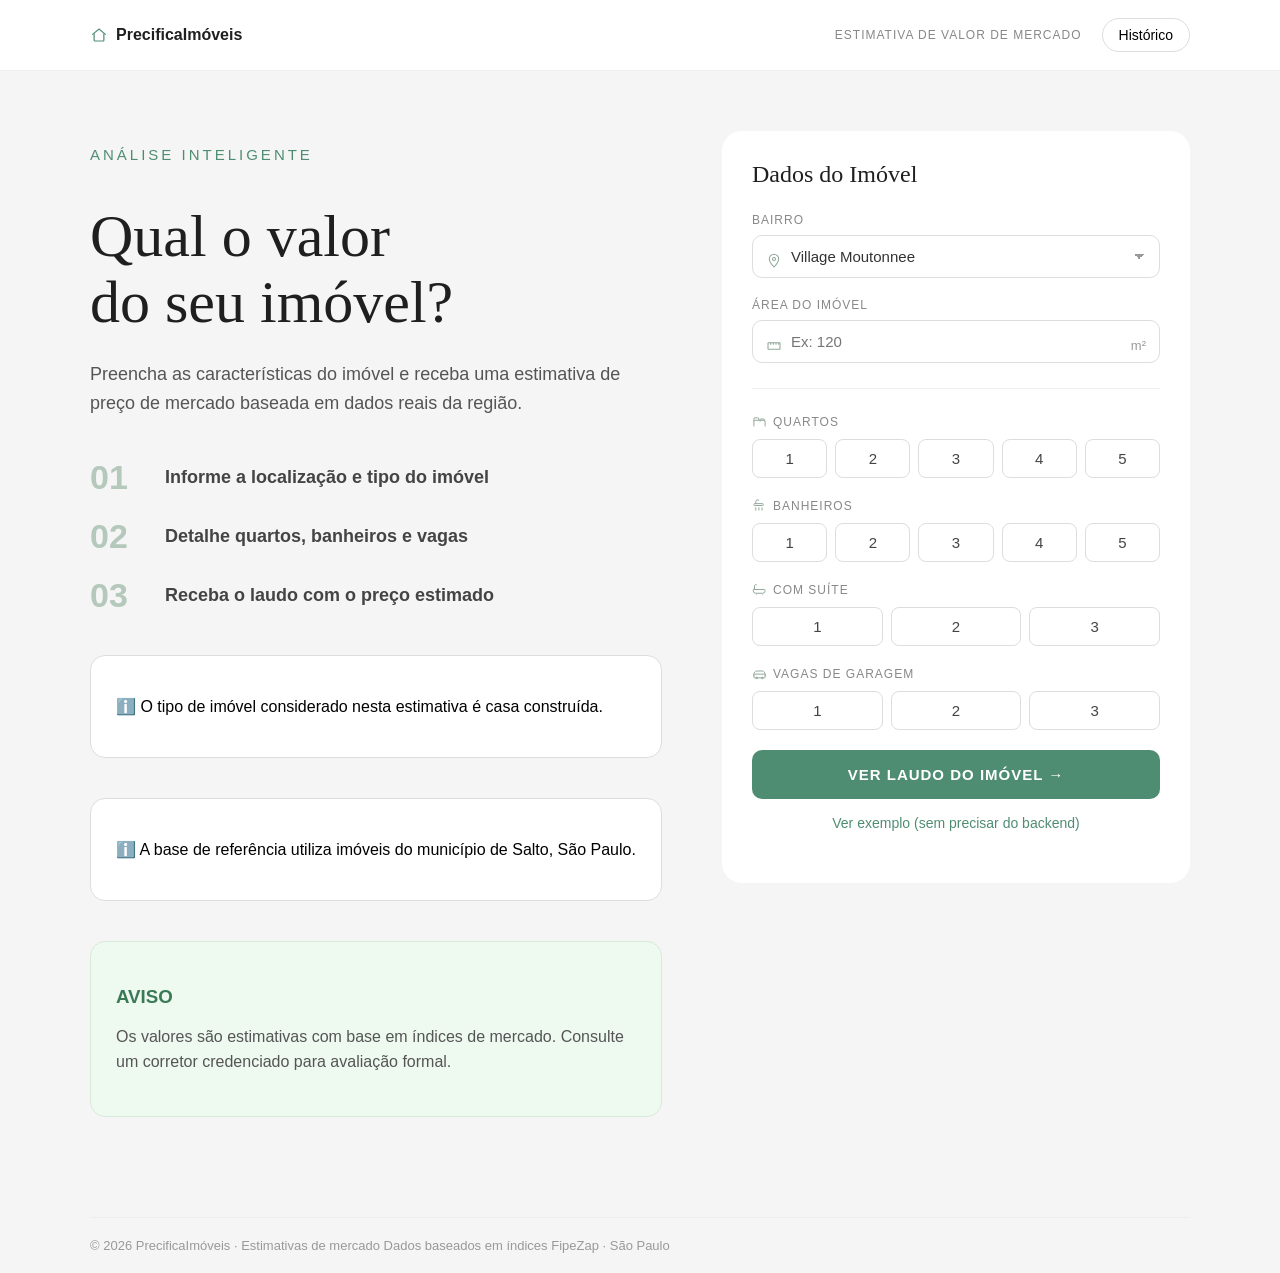
<file: frontend/index.html>
<meta name="viewport" content="width=device-width, initial-scale=1.0">
    <title>Estimativa de Imóveis</title>
    <link rel="stylesheet" href="style/css/style.css">
</head>
 
<body>
 
    <header class="topo">
        <div class="topo-conteudo">
            <span class="logo">
                <svg class="icone-svg" viewBox="0 0 24 24" fill="none" stroke="currentColor" stroke-width="1.6"><path d="M3 11.5 12 4l9 7.5"/><path d="M5.5 10v9a1 1 0 0 0 1 1h11a1 1 0 0 0 1-1v-9"/></svg>
                PrecificaImóveis
            </span>
            <nav class="topo-nav">
                <span class="topo-label">ESTIMATIVA DE VALOR DE MERCADO</span>
                <button class="btn-historico" id="btnHistorico" type="button">Histórico</button>
            </nav>
        </div>
    </header>
 
    <div class="container">
        <div class="grid-principal">
 
            <div class="coluna-hero">
 
                <p class="subtitulo">ANÁLISE INTELIGENTE</p>
 
                <h1 class="titulo">
                    Qual o valor<br>
                    do seu imóvel?
                </h1>
 
                <p class="descricao">
                    Preencha as características do imóvel e receba uma estimativa de
                    preço de mercado baseada em dados reais da região.
                </p>
 
                <div class="passos">
 
                    <div class="passo">
                        <span class="numero">01</span>
                        <div>
                            <strong>Informe a localização e tipo do imóvel</strong>
                        </div>
                    </div>
 
                    <div class="passo">
                        <span class="numero">02</span>
                        <div>
                            <strong>Detalhe quartos, banheiros e vagas</strong>
                        </div>
                    </div>
 
                    <div class="passo">
                        <span class="numero">03</span>
                        <div>
                            <strong>Receba o laudo com o preço estimado</strong>
                        </div>
                    </div>
 
                </div>

                <!-- NOVO: classe trocada de "aviso" para "lembrete" -
                     fundo branco, pra não ficar igual ao AVISO verde 
                <div class="lembrete">
                    <h3>❕ Lembrete:</h3>
                    <p>- O tipo de imóvel considerado nesta estimativa é casa construída.</p>
                    <p>- A base de referência utiliza imóveis do município de Salto, São Paulo.</p>
                </div> -->

                 <div class="lembrete">
                    <p>ℹ️ O tipo de imóvel considerado nesta estimativa é casa construída.</p>
                </div>
 
                <div class="lembrete">
                    <p>ℹ️ A base de referência utiliza imóveis do município de Salto, São Paulo.</p>
                </div>
 
                <div class="aviso">
                    <h3>AVISO</h3>
                    <p>
                        Os valores são estimativas com base em índices de mercado.
                        Consulte um corretor credenciado para avaliação formal.
                    </p>
                </div>
 
            </div><!-- fecha .coluna-hero -->
 
            <div class="coluna-form">
                <section class="card">
 
                    <h2>Dados do Imóvel</h2>
 
                    <section id="testeFormulario">
                        <form id="formulario">
 
                            <!-- ===================================================================
                                 VERSÃO ANTERIOR (inputs simples), mantida aqui comentada como
                                 referência. Foi substituída pelos selects/botões abaixo pra ficar
                                 igual ao design do Figma.
                            <div class="campo">
                                <label for="cidade">CIDADE</label>
                                <input type="text" name="ncidade" id="cidade">
                            </div>
 
                            <div class="campo">
                                <label for="bairro">BAIRRO</label>
                                <input type="text" name="nbairro" id="bairro">
                            </div>
 
                            <div class="campo">
                                <label for="casa">TIPO DE IMÓVEL</label>
                                <input type="text" name="ncasa" id="casa">
                            </div>
 
                            <div class="campo">
                                <label for="quartos">QUARTOS</label>
                                <input type="number" name="nquartos" id="quartos">
                            </div>
 
                            <div class="campo">
                                <label for="garagens">VAGAS DE GARAGEM</label>
                                <input type="number" name="ngaragens" id="garagens">
                            </div>
 
                            <div class="campo">
                                <label for="banheiros">BANHEIROS</label>
                                <input type="number" name="nbanheiros" id="banheiros">
                            </div>
 
                            <div class="campo">
                                <label for="suites">COM SUÍTE</label>
                                <input type="number" name="nsuites" id="suites">
                            </div>
 
                            <div class="campo">
                                <label for="area">ÁREA DO IMÓVEL</label>
                                <input type="number" name="nArea" id="area">
                            </div>
                            ================================================================== -->
                             <div class="campo campo-com-icone">
                                <label for="bairro">BAIRRO</label>
                                <span class="icone-campo">
                                    <svg viewBox="0 0 24 24" fill="none" stroke="currentColor" stroke-width="1.6"><path d="M12 21s7-7.2 7-12a7 7 0 1 0-14 0c0 4.8 7 12 7 12z"/><circle cx="12" cy="9" r="2.3"/></svg>
                                </span>
                                <select name="nbairro" id="bairro" required>
                                    <option value="Village Moutonnee">Village Moutonnee</option>
                                    <option value="Jardim Panorama">Jardim Panorama</option>
                                    <option value="Jardim Elizabeth">Jardim Elizabeth</option>
                                    <option value="Residencial Lagos D Icarai">Residencial Lagos D'Icaraí</option>
                                    <option value="Condominio Zuleika Jabour">Condomínio Zuleika Jabour</option>
                                    <option value="Residencial Porto Seguro">Residencial Porto Seguro</option>
                                    <option value="Urb Salto de Sao Jose">Urb. Salto de São José</option>
                                    <option value="Jardim D'icarai">Jardim D'Icaraí</option>
                                    <option value="Jardim das Nacoes">Jardim das Nações</option>
                                    <option value="Jardim Santa Marta">Jardim Santa Marta</option>
                                    <option value="Loteamento Jardim das Constelacoes">Loteamento Jardim das Constelações</option>
                                    <option value="Residencial Sao Bento">Residencial São Bento</option>
                                    <option value="Buru">Buru</option>
                                    <option value="Jardim Nair Maria">Jardim Nair Maria</option>
                                    <option value="Residencial Primavera">Residencial Primavera</option>
                                    <option value="Jardim Saltense">Jardim Saltense</option>
                                    <option value="Residencial Sao Gabriel">Residencial São Gabriel</option>
                                    <option value="Loteamento Terras de Sao Pedro e Sao Paulo">Loteamento Terras de São Pedro e São Paulo</option>
                                </select>
                            </div>
 
                             <!--
                             <div class="campo campo-com-icone">
                                <label for="casa">TIPO DE CASA</label>
                                <span class="icone-campo">
                                    <svg viewBox="0 0 24 24" fill="none" stroke="currentColor" stroke-width="1.6"><path d="M3 11.5 12 4l9 7.5"/><path d="M5.5 10v9a1 1 0 0 0 1 1h11a1 1 0 0 0 1-1v-9"/></svg>
                                </span>
                                <select name="ncasa" id="casa" required>
                                    <option value="" disabled selected>Selecione o tipo</option>
                                    <option value="Casa terrea">Casa térrea</option>
                                    <option value="Sobrado">Sobrado</option>
                                    <option value="Casa geminada">Casa geminada</option>
                                </select>
                            </div>
                             <div class="campo campo-com-icone">
                                <label for="tipoConstrucao">CASA CONSTRUÍDA EM</label>
                                <span class="icone-campo">
                                    <svg viewBox="0 0 24 24" fill="none" stroke="currentColor" stroke-width="1.6"><rect x="3" y="5" width="18" height="14" rx="1"/><path d="M3 12h18M8 5v7M16 5v7M5.5 19v-7M12 19v-7M18.5 19v-7"/></svg>
                                </span>
                                <select name="ntipoConstrucao" id="tipoConstrucao" required>
                                    <option value="" disabled selected>Tipo de construção</option>
                                    <option value="Alvenaria convencional">Alvenaria convencional</option>
                                    <option value="Estrutura metalica">Estrutura metálica</option>
                                    <option value="Madeira">Madeira</option>
                                    <option value="Pre-moldado">Pré-moldado</option>
                                </select>
                            </div>  
                            -->
 
                            <div class="campo campo-com-icone">
                                <label for="area">ÁREA DO IMÓVEL</label>
                                <span class="icone-campo">
                                    <svg viewBox="0 0 24 24" fill="none" stroke="currentColor" stroke-width="1.6"><rect x="3" y="7" width="18" height="10" rx="1" transform="rotate(0 12 12)"/><path d="M7 7v3M11 7v3M15 7v3M19 7v3"/></svg>
                                </span>
                                <input type="number" name="nArea" id="area" placeholder="Ex: 120" min="1" required>
                                <span class="unidade-campo">m²</span>
                            </div>
 
                            <hr class="divisor">
 
                            <div class="campo-grupo" data-name="quartos">
                                <label>
                                    <svg class="icone-svg" viewBox="0 0 24 24" fill="none" stroke="currentColor" stroke-width="1.6"><path d="M3 18v-6a2 2 0 0 1 2-2h14a2 2 0 0 1 2 2v6"/><path d="M3 18v2M21 18v2"/><path d="M3 12V8a2 2 0 0 1 2-2h4a2 2 0 0 1 2 2v2"/><path d="M13 12V9a1 1 0 0 1 1-1h4a2 2 0 0 1 2 2v2"/></svg>
                                    QUARTOS
                                </label>
                                <div class="botoes-opcao">
                                    <button type="button" class="btn-opcao" data-valor="1">1</button>
                                    <button type="button" class="btn-opcao" data-valor="2">2</button>
                                    <button type="button" class="btn-opcao" data-valor="3">3</button>
                                    <button type="button" class="btn-opcao" data-valor="4">4</button>
                                    <button type="button" class="btn-opcao" data-valor="5">5</button>
                                </div>
                            </div>
 
                            <div class="campo-grupo" data-name="banheiros">
                                <label>
                                    <svg class="icone-svg" viewBox="0 0 24 24" fill="none" stroke="currentColor" stroke-width="1.6"><path d="M6 9V6a3 3 0 0 1 5.5-1.7"/><path d="M4 9h13a1 1 0 0 1 1 1v1a1 1 0 0 1-1 1H4a1 1 0 0 1-1-1v-1a1 1 0 0 1 1-1z"/><path d="M6 15v5M11 15v5M16 15v5"/></svg>
                                    BANHEIROS
                                </label>
                                <div class="botoes-opcao">
                                    <button type="button" class="btn-opcao" data-valor="1">1</button>
                                    <button type="button" class="btn-opcao" data-valor="2">2</button>
                                    <button type="button" class="btn-opcao" data-valor="3">3</button>
                                    <button type="button" class="btn-opcao" data-valor="4">4</button>
                                    <button type="button" class="btn-opcao" data-valor="5">5</button>
                                </div>
                            </div>
 
                            <div class="campo-grupo" data-name="suites">
                                <label>
                                    <svg class="icone-svg" viewBox="0 0 24 24" fill="none" stroke="currentColor" stroke-width="1.6"><path d="M4 12V6a2 2 0 0 1 3.5-1.3"/><path d="M2 12h18a1 1 0 0 1 1 1v1a4 4 0 0 1-4 4H6a4 4 0 0 1-4-4v-1a1 1 0 0 1 1-1z"/><path d="M7 21v-1M17 21v-1"/></svg>
                                    COM SUÍTE
                                </label>
                                <div class="botoes-opcao">
                                    <button type="button" class="btn-opcao" data-valor="1">1</button>
                                    <button type="button" class="btn-opcao" data-valor="2">2</button>
                                    <button type="button" class="btn-opcao" data-valor="3">3</button>
                                </div>
                            </div>
 
                            <div class="campo-grupo" data-name="garagens">
                                <label>
                                    <svg class="icone-svg" viewBox="0 0 24 24" fill="none" stroke="currentColor" stroke-width="1.6"><path d="M3 16v-3.5a2 2 0 0 1 .4-1.2l1.8-2.4A2 2 0 0 1 6.8 8h10.4a2 2 0 0 1 1.6.8l1.8 2.4a2 2 0 0 1 .4 1.2V16"/><rect x="3" y="13" width="18" height="6" rx="1.2"/><circle cx="7.5" cy="19" r="1.3"/><circle cx="16.5" cy="19" r="1.3"/></svg>
                                    VAGAS DE GARAGEM
                                </label>
                                <div class="botoes-opcao">
                                    <button type="button" class="btn-opcao" data-valor="1">1</button>
                                    <button type="button" class="btn-opcao" data-valor="2">2</button>
                                    <button type="button" class="btn-opcao" data-valor="3">3</button>
                                </div>
                            </div>
 
                            <p class=que"erro-mensagem" id="mensagemErro"></p>

                             <input type="submit" id="botao" class="btn-principal" value="VER LAUDO DO IMÓVEL →">
 

                              <!-- Só pra testar o visual da Tela 2 sem precisar do backend
                                 rodando. Pode remover quando o backend estiver pronto. -->
                            <button type="button" id="btnModoTeste" class="link-nova-avaliacao" style="width: 100%; text-align: center; margin-top: 10px;">
                                Ver exemplo (sem precisar do backend)
                            </button>



                        </form>
                    </section>
 
                </section>
            </div><!-- fecha .coluna-form -->
 
        </div><!-- fecha .grid-principal -->
    </div><!-- fecha .container -->
 
    <footer class="rodape">
        <span>© 2026 PrecificaImóveis · Estimativas de mercado</span>
        <span>Dados baseados em índices FipeZap · São Paulo</span>
    </footer>
 
    <script src="js/main.js"></script>
</body>
</html>
</file>
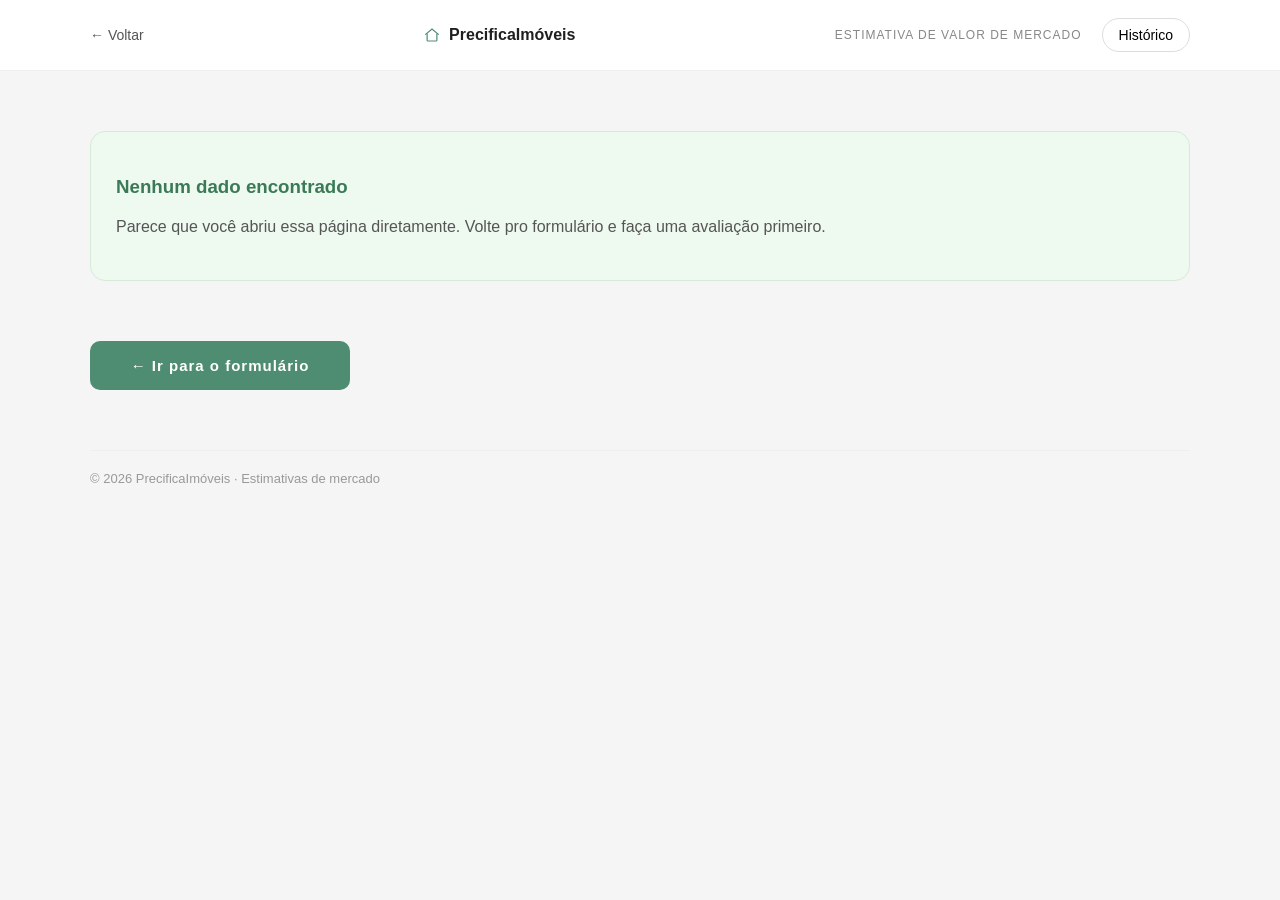
<file: frontend/Tela2.html>
<!DOCTYPE html>
<html lang="pt-BR">
<head>
    <meta charset="UTF-8">
    <meta name="viewport" content="width=device-width, initial-scale=1.0">
    <title>Resultado da Estimativa</title>
    <link rel="stylesheet" href="style/css/style.css">
</head>

<body>

    <header class="topo">
        <div class="topo-conteudo">
            <button class="link-voltar-topo" id="btnVoltarTopo" type="button">← Voltar</button>
            <span class="logo">
                <svg class="icone-svg" viewBox="0 0 24 24" fill="none" stroke="currentColor" stroke-width="1.6"><path d="M3 11.5 12 4l9 7.5"/><path d="M5.5 10v9a1 1 0 0 0 1 1h11a1 1 0 0 0 1-1v-9"/></svg>
                PrecificaImóveis
            </span>
            <nav class="topo-nav">
                <span class="topo-label">ESTIMATIVA DE VALOR DE MERCADO</span>
                <button class="btn-historico" id="btnHistorico" type="button">Histórico</button>
            </nav>
        </div>
    
    </header>

    <div class="container">

        <!-- Mostrado enquanto o fetch pra API ainda não respondeu -->
        <section id="telaCarregando">
            <p class="carregando-texto">Calculando a estimativa do seu imóvel...</p>
        </section>

        <!-- Some por padrão (classe "oculto"); o resultado.js exibe assim que os dados chegam -->
        <section id="telaResultado" class="oculto">

             <div class="resultado-hero" id="resultadoHero">
                <span class="badge-avaliacao">AVALIAÇÃO ESTIMADA</span>
            </div>

            <div class="resultado-conteudo">

                <div class="resultado-principal">

                    <p class="resultado-local">
                        <svg class="icone-svg" viewBox="0 0 24 24" fill="none" stroke="currentColor" stroke-width="1.6"><path d="M12 21s7-7.2 7-12a7 7 0 1 0-14 0c0 4.8 7 12 7 12z"/><circle cx="12" cy="9" r="2.3"/></svg>
                        <span id="resultadoLocal"></span>
                    </p>

                    <h1 class="resultado-titulo" id="resultadoTitulo"></h1>
                    <p class="resultado-subtitulo" id="resultadoSubtitulo"></p>

                    <div class="resultado-specs-grid" id="resultadoSpecsGrid"></div>

                    <div class="resultado-sobre">
                        <h3>Sobre o Imóvel</h3>
                        <div id="resultadoTexto">Gerando descrição...</div>
                    </div>

                </div>

                <aside class="resultado-lateral">
                    <div class="card-estimativa">
                        <span class="resultado-hero-label">ESTIMATIVA DE VALOR</span>
                        <h2 id="resultadoPrecoCard">R$ 0</h2>
                        <span class="resultado-hero-faixa" id="resultadoFaixaCard"></span>

                        <hr class="divisor-card">

                        <div class="card-estimativa-grid">
                            <div>
                                <span class="card-estimativa-label">PREÇO / M²</span>
                                <strong id="resultadoPrecoM2"></strong>
                            </div>
                            <div>
                                <span class="card-estimativa-label">ÁREA TOTAL</span>
                                <strong id="resultadoAreaTotal"></strong>
                            </div>
                            <div>
                                <span class="card-estimativa-label">BAIRRO</span>
                                <strong id="resultadoBairroCard"></strong>
                            </div>
                            <div>
                                <span class="card-estimativa-label">TIPO</span>
                                <strong id="resultadoTipoCard"></strong>
                            </div>
                        </div>
                    </div>

                    <button type="button" class="btn-principal" id="btnFalarCorretor">📞 FALAR COM UM CORRETOR</button>
                    <button type="button" class="btn-secundario" id="btnCompartilhar">🔗 COMPARTILHAR LAUDO</button>
                    <button type="button" class="link-nova-avaliacao" id="btnNovaAvaliacao">+ NOVA AVALIAÇÃO</button>

                    <p class="resultado-disclaimer">
                        Estimativa gerada automaticamente com base em índices de mercado.
                        Não substitui laudo técnico de avaliador credenciado pelo CRECI.
                    </p>
                </aside>

            </div>
        </section>

        <!-- Mostrado só se o usuário abrir essa página direto, sem vir do formulário -->
        <section id="telaSemDados" class="oculto">
            <div class="aviso">
                <h3>Nenhum dado encontrado</h3>
                <p>Parece que você abriu essa página diretamente. Volte pro formulário e faça uma avaliação primeiro.</p>
            </div>
            <button type="button" class="btn-principal" id="btnVoltarSemDados" style="margin-top: 20px; max-width: 260px;">← Ir para o formulário</button>
        </section>

    </div><!-- fecha .container -->

    <footer class="rodape">
        <span>© 2026 PrecificaImóveis · Estimativas de mercado</span>
    </footer>

    <script src="js/Tela2.js"></script>
</body>
</html>
</file>
<file: frontend/style/css/style.css>
* {
    box-sizing: border-box;
}

.oculto {
    display: none !important;
}

body{
    margin:0;
    background:#f5f5f5;
    font-family:Arial, sans-serif;
}

.container{

    width:90%;

    max-width:1100px;

    margin:60px auto;
}

/* ===================== NOVO: cabeçalho ===================== */
 
.topo {
    background: white;
    border-bottom: 1px solid #eee;
    padding: 18px 0;
}
 
.topo-conteudo {
    width: 90%;
    max-width: 1100px;
    margin: 0 auto;
    display: flex;
    justify-content: space-between;
    align-items: center;
}
 
.logo {
    font-weight: bold;
    color: #1f1f1f;
    display: flex;
    align-items: center;
    gap: 8px;
}
 
.icone-svg {
    width: 18px;
    height: 18px;
    color: #4f8d73;
    flex-shrink: 0;
}
 
.topo-nav {
    display: flex;
    align-items: center;
    gap: 20px;
}
 
.topo-label {
    font-size: 12px;
    letter-spacing: 1px;
    color: #888;
}
 
.btn-historico {
    background: white;
    border: 1px solid #ddd;
    border-radius: 20px;
    padding: 8px 16px;
    font-size: 14px;
    cursor: pointer;
}
 
.btn-historico:hover {
    background: #f5f5f5;
}

.link-voltar-topo {
    background: none;
    border: none;
    color: #555;
    font-size: 14px;
    cursor: pointer;
    padding: 0;
    margin-right: 20px;
}
 
.link-voltar-topo:hover {
    color: #1f1f1f;
}

/* NOVO: grid de 2 colunas — tela 1 */
.grid-principal {
    display: grid;
    grid-template-columns: 1.1fr 0.9fr;
    gap: 60px;
    align-items: start;
}
 
@media (max-width: 860px) {
    .grid-principal {
        grid-template-columns: 1fr;
    }
}

.card{
    background:white;
    padding:30px;
    border-radius:20px;
}
 
.card h2 {
    font-family: Georgia, serif;
    font-weight: normal;
    margin-top: 0;
    margin-bottom: 25px;
    color: #1f1f1f;
}
 
.descricao{  
    font-size:18px;
    color:#555;
    line-height:1.6;
    margin-top:20px;
    margin-bottom:40px;
}  

.passos{

    display:flex;
    flex-direction:column;
    gap:20px;

}

.passo{

    display:flex;
    align-items:center;
    gap:20px;

}

.numero{

    font-size:34px;
    color:#b5c8bc;
    font-weight:bold;
    width:55px;

}

.passo strong{

    font-size:18px;
    color:#444;

}

.aviso{

    background:#eef9f0;
    border:1px solid #d6ead9;
    border-radius:15px;
    padding:25px;
    margin-top:40px;
    margin-bottom:40px;

}

.aviso h3{

    color:#3b7a57;
    margin-bottom:10px;

}

.aviso p{

    color:#555;
    line-height:1.6;

}

/* NOVO: mesmo formato do .aviso, mas com fundo branco em vez de
   verde, pra se destacar/diferenciar visualmente */
.lembrete {
    background: white;
    border: 1px solid #ddd;
    border-radius: 15px;
    padding: 25px;
    margin-top: 40px;
    margin-bottom: 40px;
}

.titulo{

    font-family: Georgia, "Times New Roman", serif;

    font-size: 60px;

    font-weight: normal;

    line-height: 1.1;

    color: #1f1f1f;

    margin-bottom: 25px;

}
.subtitulo{

    color:#4f8d73;

    font-size:15px;

    letter-spacing:3px;

    text-transform:uppercase;

    margin-bottom:18px;

    font-family:Arial, sans-serif;

}

/* ===================== campos (select / input) ===================== */
 
.campo {
    margin-bottom: 20px;
    position: relative;
}
 
.campo label {
    display: block;
    font-size: 12px;
    letter-spacing: 1px;
    color: #888;
    margin-bottom: 8px;
}
 
.campo select,
.campo input {
    width: 100%;
    padding: 12px 14px;
    border: 1px solid #ddd;
    border-radius: 10px;
    font-size: 15px;
    font-family: Arial, sans-serif;
    color: #333;
    background: white;
    appearance: none;
    -webkit-appearance: none;
}
 
.campo select:focus,
.campo input:focus {
    outline: none;
    border-color: #4f8d73;
}
 
/* NOVO: ícone dentro do campo (📍 🏠 🧱 📐), igual ao Figma */
.campo-com-icone {
    position: relative;
}
 
.campo-com-icone .icone-campo {
    position: absolute;
    left: 14px;
    top: 40px;
    font-size: 14px;
    pointer-events: none;
    display: flex;
    align-items: center;
    color: #94a89c;
}
 
.campo-com-icone .icone-campo svg {
    width: 16px;
    height: 16px;
}
 
.campo-com-icone select,
.campo-com-icone input {
    padding-left: 38px;
}
 
.campo-com-icone select {
    background-image: linear-gradient(45deg, transparent 50%, #999 50%),
                       linear-gradient(135deg, #999 50%, transparent 50%);
    background-position: calc(100% - 20px) center, calc(100% - 15px) center;
    background-size: 5px 5px, 5px 5px;
    background-repeat: no-repeat;
}
 
.unidade-campo {
    position: absolute;
    right: 14px;
    top: 40px;
    font-size: 13px;
    color: #999;
    pointer-events: none;
}
 
.divisor {
    border: none;
    border-top: 1px solid #eee;
    margin: 25px 0;
}
 
/* ===================== NOVO: grupos de botões (Quartos, Banheiros...) ===================== */
 
.campo-grupo {
    margin-bottom: 20px;
}
 
.campo-grupo label {
    display: flex;
    align-items: center;
    gap: 6px;
    font-size: 12px;
    letter-spacing: 1px;
    color: #888;
    margin-bottom: 10px;
}
 
.campo-grupo label .icone-svg {
    width: 15px;
    height: 15px;
    color: #94a89c;
}
 
.botoes-opcao {
    display: flex;
    gap: 8px;
    flex-wrap: wrap;
}
 
.btn-opcao {
    flex: 1;
    min-width: 40px;
    padding: 10px 0;
    border: 1px solid #ddd;
    border-radius: 8px;
    background: white;
    font-size: 15px;
    color: #444;
    cursor: pointer;
    transition: all 0.15s ease;
}
 
.btn-opcao:hover {
    border-color: #4f8d73;
}
 
.btn-opcao.ativo {
    background: #4f8d73;
    border-color: #4f8d73;
    color: white;
    font-weight: bold;
}
 
/* ===================== mensagem de erro e botão final ===================== */
 
.erro-mensagem {
    color: #c0392b;
    font-size: 14px;
    margin: 0 0 15px;
    min-height: 18px;
}
 
.btn-principal {
    width: 100%;
    padding: 16px;
    background: #4f8d73;
    color: white;
    border: none;
    border-radius: 10px;
    font-size: 15px;
    letter-spacing: 1px;
    font-weight: bold;
    cursor: pointer;
    transition: background 0.15s ease;
}
 
.btn-principal:hover {
    background: #3b7a57;
}

/* ===================== tela de carregamento (Tela2.html) ===================== */
 
#telaCarregando {
    text-align: center;
    padding: 100px 0;
}
 
.carregando-texto {
    font-size: 18px;
    color: #555;
}
 
/* ===================== tela 2 ===================== */
 
.resultado-hero {
    position: relative;
    height: 420px;
    border-radius: 20px;
    overflow: hidden;
    background-color: #ccc;
    background-size: cover;
    background-position: center;
    display: flex;
    flex-direction: column;
    justify-content: space-between;
}
 
.badge-avaliacao {
    align-self: flex-start;
    margin: 20px;
    background: #4f8d73;
    color: white;
    font-size: 11px;
    font-weight: bold;
    letter-spacing: 1px;
    padding: 6px 14px;
    border-radius: 20px;
}
 
.resultado-hero-overlay {
    padding: 30px;
    color: white;
}
 
.resultado-hero-label {
    display: block;
    font-size: 12px;
    letter-spacing: 2px;
    color: #cfe3d7;
    margin-bottom: 8px;
}
 
.resultado-hero h2 {
    font-family: Georgia, serif;
    font-weight: normal;
    font-size: 40px;
    margin: 0 0 6px;
    color: white;
}
 
.resultado-hero-faixa {
    font-size: 13px;
    color: #d9d9d9;
}
 
.resultado-conteudo {
    display: grid;
    grid-template-columns: 1.6fr 1fr;
    gap: 40px;
    margin-top: 35px;
}
 
@media (max-width: 860px) {
    .resultado-conteudo {
        grid-template-columns: 1fr;
    }
}
 
.resultado-local {
    display: flex;
    align-items: center;
    gap: 6px;
    color: #888;
    font-size: 14px;
    margin: 0 0 10px;
}
 
.resultado-local .icone-svg {
    width: 14px;
    height: 14px;
    color: #888;
}
 
.resultado-titulo {
    font-family: Georgia, serif;
    font-weight: normal;
    font-size: 28px;
    color: #1f1f1f;
    margin: 0 0 8px;
}
 
.resultado-subtitulo {
    color: #777;
    margin: 0 0 25px;
}
 
.resultado-specs-grid {
    display: grid;
    grid-template-columns: repeat(3, 1fr);
    gap: 12px;
    margin-bottom: 30px;
}
 
@media (max-width: 600px) {
    .resultado-specs-grid {
        grid-template-columns: repeat(2, 1fr);
    }
}
 
.resultado-spec {
    display: flex;
    align-items: center;
    gap: 8px;
    background: white;
    border: 1px solid #eee;
    border-radius: 10px;
    padding: 12px 14px;
    font-size: 14px;
    color: #444;
}
 
.resultado-spec svg {
    width: 16px;
    height: 16px;
    color: #4f8d73;
    flex-shrink: 0;
}
 
.resultado-sobre {
    background: white;
    border-radius: 15px;
    padding: 25px 30px;
}
 
.resultado-sobre h3 {
    font-family: Georgia, serif;
    font-weight: normal;
    margin-top: 0;
    color: #1f1f1f;
}
 
.resultado-sobre p {
    color: #555;
    line-height: 1.7;
    margin: 0 0 14px;
}
 
.resultado-lateral {
    display: flex;
    flex-direction: column;
    gap: 14px;
}
 
.card-estimativa {
    background: #1f2f27;
    color: white;
    border-radius: 20px;
    padding: 30px;
}
 
.card-estimativa .resultado-hero-label {
    color: #a9c4b3;
}
 
.card-estimativa h2 {
    font-family: Georgia, serif;
    font-weight: normal;
    font-size: 34px;
    margin: 8px 0 4px;
    color: white;
}
 
.card-estimativa .resultado-hero-faixa {
    color: #9fb3a8;
    font-size: 13px;
}
 
.divisor-card {
    border: none;
    border-top: 1px solid rgba(255,255,255,0.15);
    margin: 20px 0;
}
 
.card-estimativa-grid {
    display: grid;
    grid-template-columns: 1fr 1fr;
    gap: 18px;
}
 
.card-estimativa-label {
    display: block;
    font-size: 10px;
    letter-spacing: 1px;
    color: #9fb3a8;
    margin-bottom: 4px;
}
 
.card-estimativa-grid strong {
    font-size: 15px;
    font-weight: normal;
    color: white;
}
 
.btn-secundario {
    width: 100%;
    padding: 14px;
    background: white;
    border: 1px solid #ddd;
    border-radius: 10px;
    font-size: 14px;
    color: #333;
    cursor: pointer;
}
 
.btn-secundario:hover {
    background: #f5f5f5;
}
 
.link-nova-avaliacao {
    background: none;
    border: none;
    color: #4f8d73;
    font-size: 14px;
    cursor: pointer;
    padding: 6px 0;
}
 
.resultado-disclaimer {
    font-size: 12px;
    color: #999;
    line-height: 1.6;
    margin-top: 6px;
}
 
/* ===================== rodapé ===================== */
 
.rodape {
    width: 90%;
    max-width: 1100px;
    margin: 0 auto;
    padding: 20px 0;
    color: #999;
    font-size: 13px;
    border-top: 1px solid #eee;
}


/* =====================  estilização dos campos =====================
   Aqui é só CSS. Os elementos em si (input, id, name, type) continuam
   exatamente como já estavam definidos — não criei select nem botão
   nenhum, só deixei os campos com espaçamento, bordas e labels. 
 
.card h2 {
    font-family: Georgia, serif;
    font-weight: normal;
    margin-top: 0;
    margin-bottom: 25px;
    color: #1f1f1f;
}
 
.campo {
    margin-bottom: 18px;
}
 
.campo label {
    display: block;
    font-size: 12px;
    letter-spacing: 1px;
    color: #888;
    margin-bottom: 8px;
}
 
.campo input {
    width: 100%;
    padding: 12px 14px;
    border: 1px solid #ddd;
    border-radius: 10px;
    font-size: 15px;
    font-family: Arial, sans-serif;
    color: #333;
    background: white;
}
 
.campo input:focus {
    outline: none;
    border-color: #4f8d73;
}
 
#botao {
    width: 100%;
    padding: 16px;
    background: #4f8d73;
    color: white;
    border: none;
    border-radius: 10px;
    font-size: 15px;
    letter-spacing: 1px;
    font-weight: bold;
    cursor: pointer;
    transition: background 0.15s ease;
    margin-top: 10px;
}
</file>
